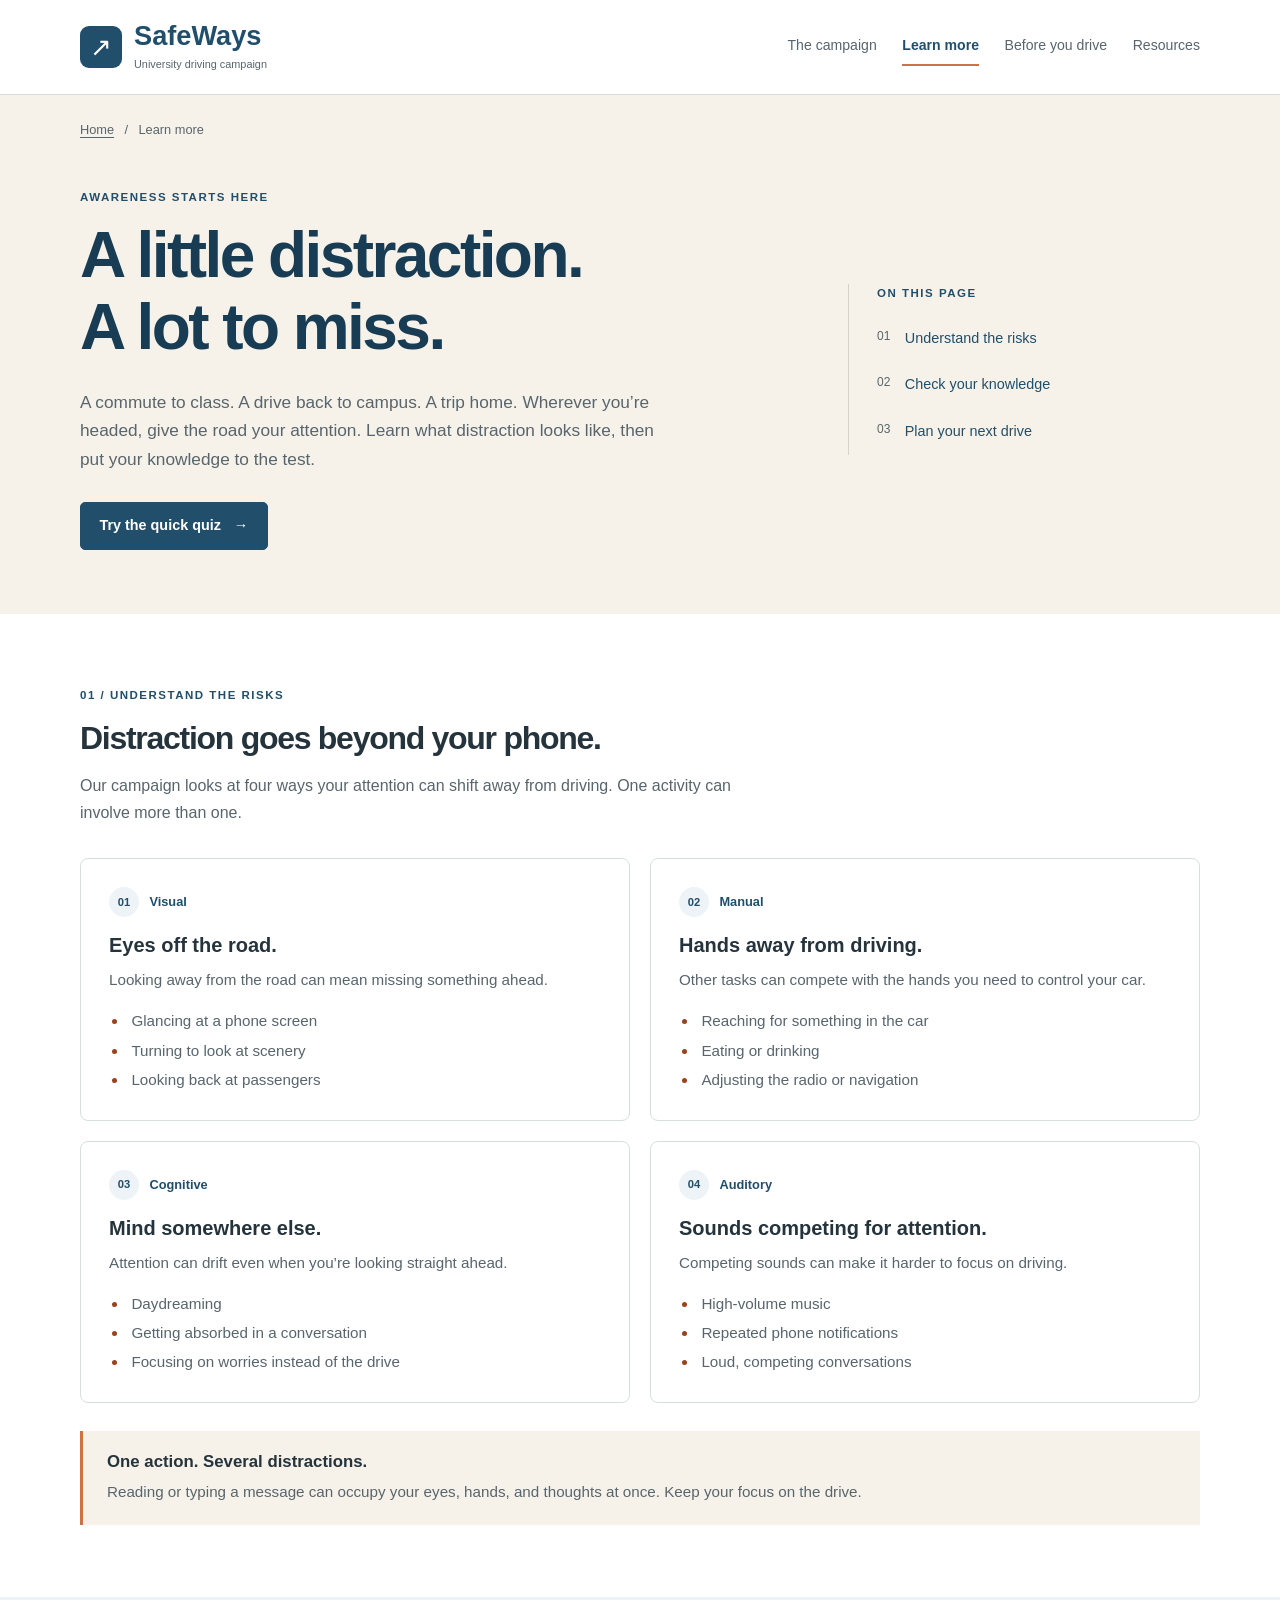
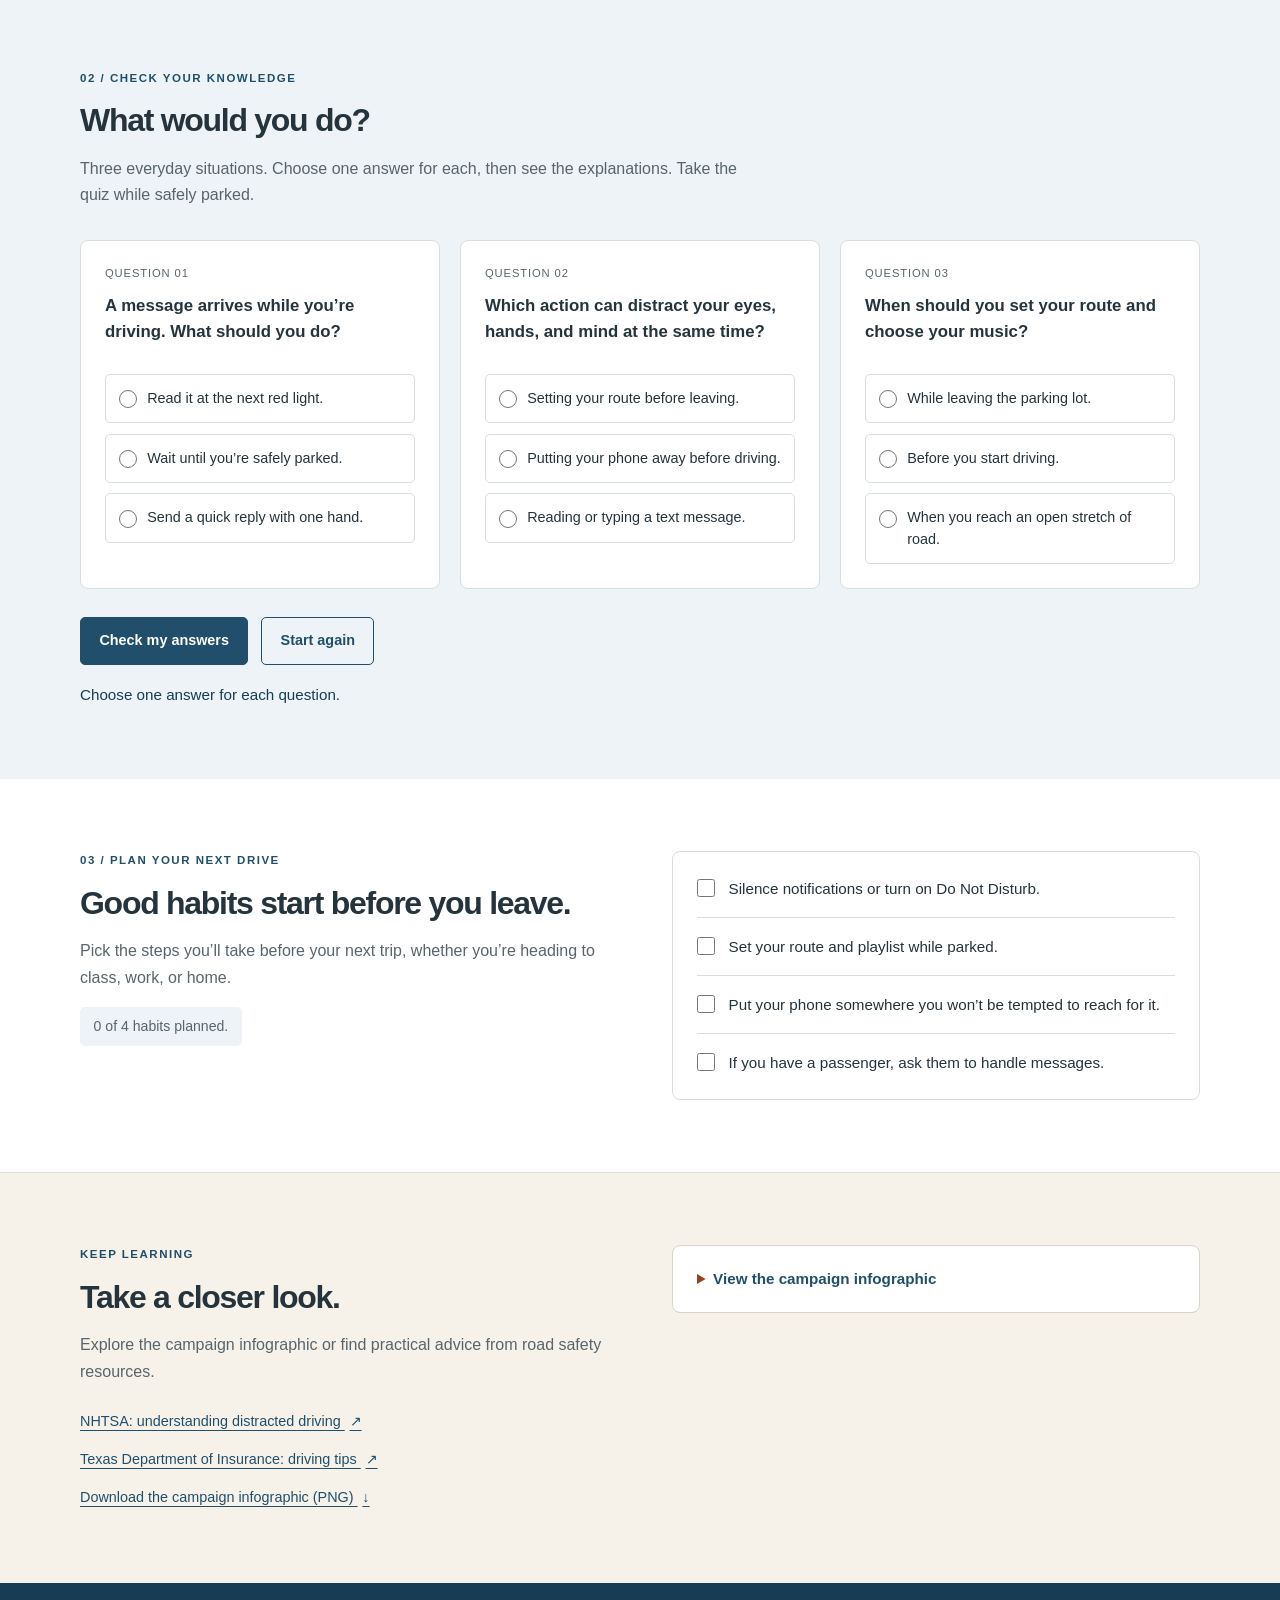
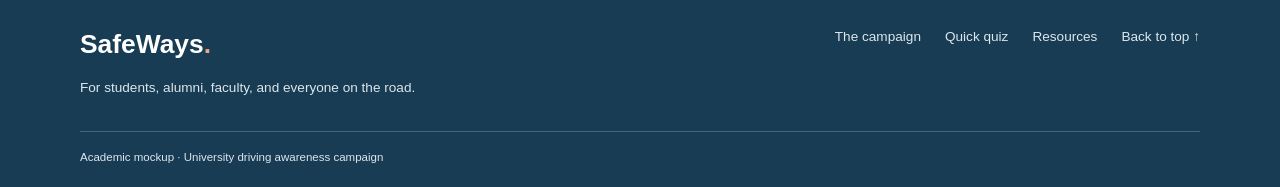
<file: index.html>
<!DOCTYPE html>
<html lang="en">
  <head>
    <meta charset="UTF-8" />
    <meta name="viewport" content="width=device-width, initial-scale=1.0" />
    <meta name="description" content="Learn about distracted driving, try the SafeWays quiz, and plan a more focused drive." />
    <title>Learn More | SafeWays</title>
    <link rel="stylesheet" href="styles.css" />
    <script src="script.js" defer></script>
  </head>

  <body id="top">
    <a class="skip-link" href="#main-content">Skip to content</a>

    <header class="site-header">
      <div class="container header-inner">
        <a class="brand" href="campaign.html" aria-label="SafeWays campaign home">
          <span class="brand-mark" aria-hidden="true">↗</span>
          <span>
            <span class="brand-name">SafeWays</span>
            <span class="brand-description">University driving campaign</span>
          </span>
        </a>
        <nav aria-label="Main navigation">
          <ul class="nav-links">
            <li><a href="campaign.html">The campaign</a></li>
            <li><a href="index.html" aria-current="page">Learn more</a></li>
            <li><a href="#drive-ready">Before you drive</a></li>
            <li><a href="#resources">Resources</a></li>
          </ul>
        </nav>
      </div>
    </header>

    <main id="main-content">
      <section class="hero" aria-labelledby="page-title">
        <div class="container">
          <nav class="breadcrumb" aria-label="Breadcrumb">
            <ol>
              <li><a href="campaign.html">Home</a></li>
              <li aria-hidden="true">/</li>
              <li aria-current="page">Learn more</li>
            </ol>
          </nav>

          <div class="hero-layout">
            <div>
              <p class="eyebrow">Awareness starts here</p>
              <h1 id="page-title">A little distraction.<br />A lot to miss.</h1>
              <p class="hero-description">
                A commute to class. A drive back to campus. A trip home.
                Wherever you’re headed, give the road your attention.
                Learn what distraction looks like, then put your knowledge to the test.
              </p>
              <a class="button" href="#quiz">Try the quick quiz <span aria-hidden="true">→</span></a>
            </div>
            <nav class="page-guide" aria-label="On this page">
              <p class="eyebrow">On this page</p>
              <a href="#distractions"><span>01</span> Understand the risks</a>
              <a href="#quiz"><span>02</span> Check your knowledge</a>
              <a href="#drive-ready"><span>03</span> Plan your next drive</a>
            </nav>
          </div>
        </div>
      </section>

      <section class="section" id="distractions" aria-labelledby="distractions-title">
        <div class="container">
          <div class="section-heading">
            <p class="eyebrow">01 / Understand the risks</p>
            <h2 id="distractions-title">Distraction goes beyond your phone.</h2>
            <p>Our campaign looks at four ways your attention can shift away from driving. One activity can involve more than one.</p>
          </div>

          <div class="distraction-grid">
            <article class="distraction-card">
              <p class="card-category"><span class="category-number" aria-hidden="true">01</span> Visual</p>
              <h3>Eyes off the road.</h3>
              <p>Looking away from the road can mean missing something ahead.</p>
              <ul>
                <li>Glancing at a phone screen</li>
                <li>Turning to look at scenery</li>
                <li>Looking back at passengers</li>
              </ul>
            </article>

            <article class="distraction-card">
              <p class="card-category"><span class="category-number" aria-hidden="true">02</span> Manual</p>
              <h3>Hands away from driving.</h3>
              <p>Other tasks can compete with the hands you need to control your car.</p>
              <ul>
                <li>Reaching for something in the car</li>
                <li>Eating or drinking</li>
                <li>Adjusting the radio or navigation</li>
              </ul>
            </article>

            <article class="distraction-card">
              <p class="card-category"><span class="category-number" aria-hidden="true">03</span> Cognitive</p>
              <h3>Mind somewhere else.</h3>
              <p>Attention can drift even when you’re looking straight ahead.</p>
              <ul>
                <li>Daydreaming</li>
                <li>Getting absorbed in a conversation</li>
                <li>Focusing on worries instead of the drive</li>
              </ul>
            </article>

            <article class="distraction-card">
              <p class="card-category"><span class="category-number" aria-hidden="true">04</span> Auditory</p>
              <h3>Sounds competing for attention.</h3>
              <p>Competing sounds can make it harder to focus on driving.</p>
              <ul>
                <li>High-volume music</li>
                <li>Repeated phone notifications</li>
                <li>Loud, competing conversations</li>
              </ul>
            </article>
          </div>

          <aside class="attention-note" aria-labelledby="attention-title">
            <h3 id="attention-title">One action. Several distractions.</h3>
            <p>Reading or typing a message can occupy your eyes, hands, and thoughts at once. Keep your focus on the drive.</p>
          </aside>
        </div>
      </section>

      <section class="section quiz-section" id="quiz" aria-labelledby="quiz-title">
        <div class="container">
          <div class="section-heading">
            <p class="eyebrow">02 / Check your knowledge</p>
            <h2 id="quiz-title">What would you do?</h2>
            <p>Three everyday situations. Choose one answer for each, then see the explanations. Take the quiz while safely parked.</p>
          </div>

          <form id="quiz-form" novalidate>
            <div class="quiz-grid">
              <div class="quiz-card" data-answer="parked" data-explanation="Wait until you have parked in a safe place before reading or replying to a message.">
                <fieldset aria-describedby="feedback-1">
                  <legend><span class="question-number">Question 01</span>A message arrives while you’re driving. What should you do?</legend>
                  <label class="answer"><input type="radio" name="question-1" value="red-light" /><span>Read it at the next red light.</span></label>
                  <label class="answer"><input type="radio" name="question-1" value="parked" /><span>Wait until you’re safely parked.</span></label>
                  <label class="answer"><input type="radio" name="question-1" value="reply" /><span>Send a quick reply with one hand.</span></label>
                </fieldset>
                <p class="feedback" id="feedback-1"></p>
              </div>

              <div class="quiz-card" data-answer="texting" data-explanation="Texting can divert your eyes, occupy your hands, and shift your thoughts away from driving.">
                <fieldset aria-describedby="feedback-2">
                  <legend><span class="question-number">Question 02</span>Which action can distract your eyes, hands, and mind at the same time?</legend>
                  <label class="answer"><input type="radio" name="question-2" value="route" /><span>Setting your route before leaving.</span></label>
                  <label class="answer"><input type="radio" name="question-2" value="phone-away" /><span>Putting your phone away before driving.</span></label>
                  <label class="answer"><input type="radio" name="question-2" value="texting" /><span>Reading or typing a text message.</span></label>
                </fieldset>
                <p class="feedback" id="feedback-2"></p>
              </div>

              <div class="quiz-card" data-answer="before" data-explanation="Choose your route and playlist while parked, so your controls are ready before the trip begins.">
                <fieldset aria-describedby="feedback-3">
                  <legend><span class="question-number">Question 03</span>When should you set your route and choose your music?</legend>
                  <label class="answer"><input type="radio" name="question-3" value="leaving" /><span>While leaving the parking lot.</span></label>
                  <label class="answer"><input type="radio" name="question-3" value="before" /><span>Before you start driving.</span></label>
                  <label class="answer"><input type="radio" name="question-3" value="open-road" /><span>When you reach an open stretch of road.</span></label>
                </fieldset>
                <p class="feedback" id="feedback-3"></p>
              </div>
            </div>

            <div class="quiz-actions" id="quiz-actions" hidden>
              <button class="button" type="submit">Check my answers</button>
              <button class="button button-secondary" type="reset">Start again</button>
              <p class="quiz-result" id="quiz-result" role="status">Choose one answer for each question.</p>
            </div>
            <noscript>
              <p class="no-script-note">Turn on JavaScript to check your answers, or open the answer key below.</p>
              <details class="answer-key">
                <summary>Read the answer key</summary>
                <ol>
                  <li>Wait until you’re safely parked before reading or replying.</li>
                  <li>Reading or typing a text message can distract your eyes, hands, and mind.</li>
                  <li>Set your route and music before you start driving.</li>
                </ol>
              </details>
            </noscript>
          </form>
        </div>
      </section>

      <section class="section" id="drive-ready" aria-labelledby="drive-ready-title">
        <div class="container checklist-layout">
          <div class="section-heading">
            <p class="eyebrow">03 / Plan your next drive</p>
            <h2 id="drive-ready-title">Good habits start before you leave.</h2>
            <p>Pick the steps you’ll take before your next trip, whether you’re heading to class, work, or home.</p>
            <p class="checklist-status" id="checklist-status" role="status" hidden>0 of 4 habits planned.</p>
          </div>
          <div class="drive-checklist" role="group" aria-labelledby="drive-ready-title">
            <label><input type="checkbox" name="driving-habits" value="notifications" /><span>Silence notifications or turn on Do Not Disturb.</span></label>
            <label><input type="checkbox" name="driving-habits" value="route" /><span>Set your route and playlist while parked.</span></label>
            <label><input type="checkbox" name="driving-habits" value="phone" /><span>Put your phone somewhere you won’t be tempted to reach for it.</span></label>
            <label><input type="checkbox" name="driving-habits" value="passenger" /><span>If you have a passenger, ask them to handle messages.</span></label>
          </div>
        </div>
      </section>

      <section class="section resources-section" id="resources" aria-labelledby="resources-title">
        <div class="container resources-layout">
          <div class="section-heading">
            <p class="eyebrow">Keep learning</p>
            <h2 id="resources-title">Take a closer look.</h2>
            <p>Explore the campaign infographic or find practical advice from road safety resources.</p>
            <ul class="resource-links">
              <li><a href="https://www.nhtsa.gov/risky-driving/distracted-driving">NHTSA: understanding distracted driving <span aria-hidden="true">↗</span></a></li>
              <li><a href="https://www.tdi.texas.gov/tips/safety/driving-distractions.html">Texas Department of Insurance: driving tips <span aria-hidden="true">↗</span></a></li>
              <li><a href="riskinfograph.png" download>Download the campaign infographic (PNG) <span aria-hidden="true">↓</span></a></li>
            </ul>
          </div>
          <details class="infographic">
            <summary>View the campaign infographic</summary>
            <figure>
              <img src="riskinfograph.png" width="800" height="2000" loading="lazy" alt="SafeWays infographic describing cognitive, visual, manual, and auditory distractions. These categories are also explained above." />
              <figcaption>The campaign’s four ways of thinking about distraction.</figcaption>
            </figure>
          </details>
        </div>
      </section>
    </main>

    <footer class="site-footer">
      <div class="container footer-main">
        <div>
          <a class="footer-brand" href="campaign.html">SafeWays<span aria-hidden="true">.</span></a>
          <p>For students, alumni, faculty, and everyone on the road.</p>
        </div>
        <nav aria-label="Footer navigation">
          <ul class="footer-links">
            <li><a href="campaign.html">The campaign</a></li>
            <li><a href="#quiz">Quick quiz</a></li>
            <li><a href="#resources">Resources</a></li>
            <li><a href="#top">Back to top ↑</a></li>
          </ul>
        </nav>
      </div>
      <div class="container footer-note">Academic mockup · University driving awareness campaign</div>
    </footer>
  </body>
</html>
</file>
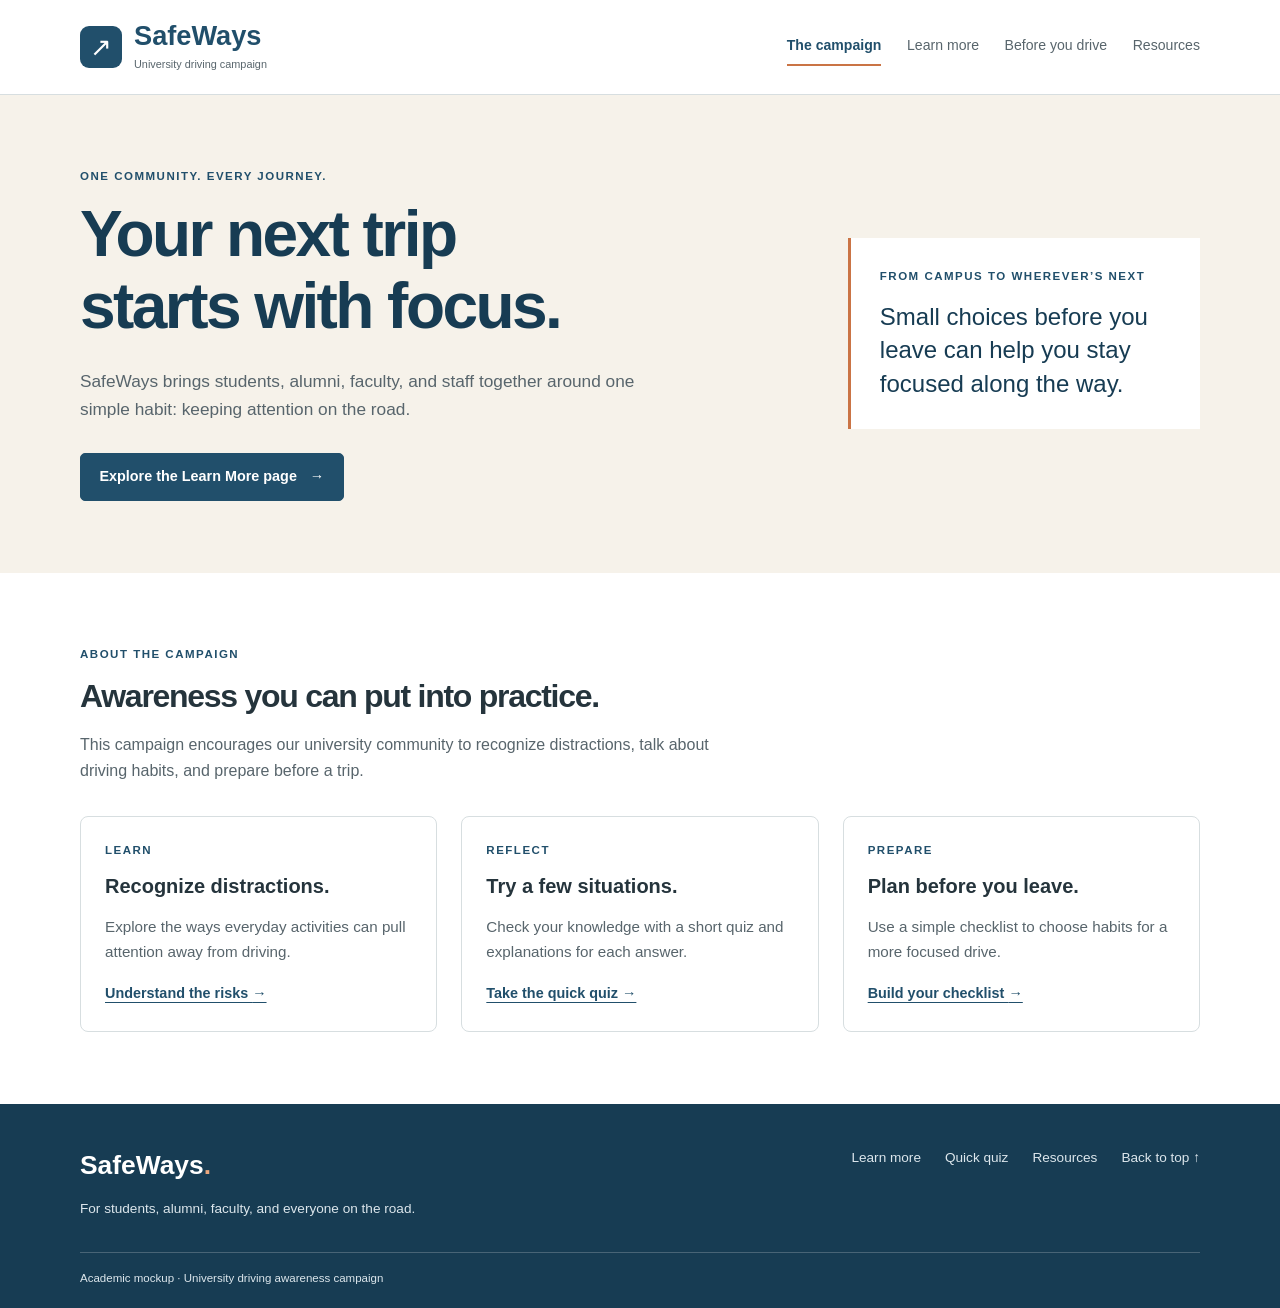
<file: campaign.html>
<!DOCTYPE html>
<html lang="en">
  <head>
    <meta charset="UTF-8" />
    <meta name="viewport" content="width=device-width, initial-scale=1.0" />
    <meta name="description" content="SafeWays is a mock university campaign encouraging students, alumni, and faculty to give driving their full attention." />
    <title>The Campaign | SafeWays</title>
    <link rel="stylesheet" href="styles.css" />
  </head>
  <body id="top">
    <a class="skip-link" href="#main-content">Skip to content</a>
    <header class="site-header">
      <div class="container header-inner">
        <a class="brand" href="campaign.html" aria-label="SafeWays campaign home">
          <span class="brand-mark" aria-hidden="true">↗</span>
          <span>
            <span class="brand-name">SafeWays</span>
            <span class="brand-description">University driving campaign</span>
          </span>
        </a>
        <nav aria-label="Main navigation">
          <ul class="nav-links">
            <li><a href="campaign.html" aria-current="page">The campaign</a></li>
            <li><a href="index.html">Learn more</a></li>
            <li><a href="index.html#drive-ready">Before you drive</a></li>
            <li><a href="index.html#resources">Resources</a></li>
          </ul>
        </nav>
      </div>
    </header>

    <main id="main-content">
      <section class="hero campaign-hero" aria-labelledby="page-title">
        <div class="container hero-layout">
          <div>
            <p class="eyebrow">One community. Every journey.</p>
            <h1 id="page-title">Your next trip<br />starts with focus.</h1>
            <p class="hero-description">SafeWays brings students, alumni, faculty, and staff together around one simple habit: keeping attention on the road.</p>
            <a class="button" href="index.html">Explore the Learn More page <span aria-hidden="true">→</span></a>
          </div>
          <aside class="campaign-message">
            <p class="eyebrow">From campus to wherever’s next</p>
            <p>Small choices before you leave can help you stay focused along the way.</p>
          </aside>
        </div>
      </section>

      <section class="section" aria-labelledby="campaign-title">
        <div class="container">
          <div class="section-heading">
            <p class="eyebrow">About the campaign</p>
            <h2 id="campaign-title">Awareness you can put into practice.</h2>
            <p>This campaign encourages our university community to recognize distractions, talk about driving habits, and prepare before a trip.</p>
          </div>
          <div class="campaign-grid">
            <article class="campaign-card">
              <p class="eyebrow">Learn</p>
              <h3>Recognize distractions.</h3>
              <p>Explore the ways everyday activities can pull attention away from driving.</p>
              <a href="index.html#distractions">Understand the risks <span aria-hidden="true">→</span></a>
            </article>
            <article class="campaign-card">
              <p class="eyebrow">Reflect</p>
              <h3>Try a few situations.</h3>
              <p>Check your knowledge with a short quiz and explanations for each answer.</p>
              <a href="index.html#quiz">Take the quick quiz <span aria-hidden="true">→</span></a>
            </article>
            <article class="campaign-card">
              <p class="eyebrow">Prepare</p>
              <h3>Plan before you leave.</h3>
              <p>Use a simple checklist to choose habits for a more focused drive.</p>
              <a href="index.html#drive-ready">Build your checklist <span aria-hidden="true">→</span></a>
            </article>
          </div>
        </div>
      </section>
    </main>

    <footer class="site-footer">
      <div class="container footer-main">
        <div>
          <a class="footer-brand" href="campaign.html">SafeWays<span aria-hidden="true">.</span></a>
          <p>For students, alumni, faculty, and everyone on the road.</p>
        </div>
        <nav aria-label="Footer navigation">
          <ul class="footer-links">
            <li><a href="index.html">Learn more</a></li>
            <li><a href="index.html#quiz">Quick quiz</a></li>
            <li><a href="index.html#resources">Resources</a></li>
            <li><a href="#top">Back to top ↑</a></li>
          </ul>
        </nav>
      </div>
      <div class="container footer-note">Academic mockup · University driving awareness campaign</div>
    </footer>
  </body>
</html>
</file>
<file: styles.css>
/* Shared colors and the basic page layout. */
:root {
  --font-sans: "Helvetica Neue", Helvetica, Arial, sans-serif;
  --blue: #214f6b;
  --blue-dark: #173c53;
  --orange: #ca7445;
  --orange-dark: #97431e;
  --beige: #f6f2ea;
  --pale-blue: #edf3f6;
  --white: #ffffff;
  --text: #25343c;
  --muted: #58656c;
  --line: #d7dee0;
}

* {
  box-sizing: border-box;
}

body {
  margin: 0;
  color: var(--text);
  background: var(--white);
  font-family: var(--font-sans);
  font-size: 1rem;
  line-height: 1.65;
}

h1, h2, h3, p, figure {
  margin: 0;
}
h1, h2, h3 {
  line-height: 1.2;
}
h2 {
  font-size: 2rem;
  letter-spacing: -0.04em;
}
h3 {
  font-size: 1.25rem;
}
a {
  color: var(--blue);
  text-underline-offset: 0.25em;
}
a:hover {
  color: var(--blue-dark);
}
button, input {
  font: inherit;
}
button, summary {
  cursor: pointer;
}
input {
  accent-color: var(--blue);
}
[hidden] {
  display: none !important;
}
:focus-visible {
  outline: 3px solid var(--orange-dark);
  outline-offset: 4px;
}
section[id], main[id] {
  scroll-margin-top: 1.5rem;
}

.container {
  width: min(1120px, 100% - 3rem);
  margin: 0 auto;
}
.section {
  padding: 4.5rem 0;
}
.section-heading {
  max-width: 680px;
  margin-bottom: 2rem;
}
.section-heading > p:not(.eyebrow) {
  margin-top: 1rem;
  color: var(--muted);
}
.eyebrow {
  margin-bottom: 0.85rem;
  color: var(--blue);
  font-size: 0.72rem;
  font-weight: 700;
  letter-spacing: 0.13em;
  text-transform: uppercase;
}

/* Header, working navigation, and a keyboard skip link. */
.skip-link {
  position: absolute;
  top: 0.75rem;
  left: 0.75rem;
  z-index: 10;
  padding: 0.65rem 1rem;
  color: var(--white);
  background: var(--blue);
  transform: translateY(-200%);
}
.skip-link:focus {
  transform: translateY(0);
  color: var(--white);
}
.site-header {
  border-bottom: 1px solid var(--line);
}
.header-inner {
  display: flex;
  align-items: center;
  justify-content: space-between;
  gap: 2rem;
  padding: 1.25rem 0;
}
.brand {
  display: flex;
  align-items: center;
  gap: 0.75rem;
  text-decoration: none;
}
.brand-mark {
  display: grid;
  place-items: center;
  flex-shrink: 0;
  width: 42px;
  height: 42px;
  border-radius: 9px;
  color: var(--white);
  background: var(--blue);
  font-size: 1.65rem;
}
.brand-name {
  display: block;
  font-family: var(--font-sans);
  font-size: 1.7rem;
  font-weight: 700;
  line-height: 1.2;
}
.brand-description {
  display: block;
  margin-top: 0.2rem;
  color: var(--muted);
  font-size: 0.68rem;
}
.nav-links, .footer-links, .breadcrumb ol {
  display: flex;
  flex-wrap: wrap;
  gap: 1.6rem;
  margin: 0;
  padding: 0;
  list-style: none;
}
.nav-links a {
  display: inline-block;
  padding: 0.4rem 0;
  color: var(--muted);
  font-size: 0.88rem;
  text-decoration: none;
}
.nav-links a:hover {
  color: var(--blue);
}
.nav-links a[aria-current="page"] {
  border-bottom: 2px solid var(--orange);
  color: var(--blue);
  font-weight: 700;
}

/* The breadcrumb and page guide identify this as the Learn More page. */
.hero {
  padding: 1.5rem 0 4rem;
  background: var(--beige);
}
.breadcrumb {
  margin-bottom: 3rem;
  color: var(--muted);
  font-size: 0.8rem;
}
.breadcrumb ol {
  gap: 0.65rem;
}
.breadcrumb a {
  color: var(--muted);
}
.hero-layout {
  display: grid;
  grid-template-columns: minmax(0, 2fr) minmax(0, 1fr);
  align-items: center;
  gap: 4rem;
}
.hero h1 {
  max-width: 700px;
  color: var(--blue-dark);
  font-family: var(--font-sans);
  font-size: clamp(2.65rem, 5vw, 4.2rem);
  font-weight: 700;
  line-height: 1.12;
  letter-spacing: -0.04em;
}
.hero-description {
  max-width: 600px;
  margin: 1.5rem 0 1.8rem;
  color: var(--muted);
  font-size: 1.08rem;
}
.button {
  display: inline-flex;
  align-items: center;
  justify-content: center;
  gap: 0.8rem;
  min-height: 46px;
  padding: 0.7rem 1.15rem;
  border: 1px solid var(--blue);
  border-radius: 5px;
  color: var(--white);
  background: var(--blue);
  font-size: 0.9rem;
  font-weight: 700;
  text-align: center;
  text-decoration: none;
}
.button:hover {
  border-color: var(--blue-dark);
  color: var(--white);
  background: var(--blue-dark);
}
.button-secondary {
  color: var(--blue);
  background: transparent;
}
.button-secondary:hover {
  color: var(--blue);
  background: var(--white);
}
.page-guide {
  border-left: 1px solid #d8d2c7;
  padding-left: 1.75rem;
}
.page-guide a {
  display: flex;
  gap: 0.9rem;
  padding: 0.7rem 0;
  font-size: 0.9rem;
  text-decoration: none;
}
.page-guide a:hover {
  text-decoration: underline;
}
.page-guide a span {
  color: var(--muted);
  font-size: 0.75rem;
}

/* Distraction cards and a short takeaway. */
.distraction-grid {
  display: grid;
  grid-template-columns: repeat(2, minmax(0, 1fr));
  gap: 1.25rem;
}
.distraction-card {
  padding: 1.75rem;
  border: 1px solid var(--line);
  border-radius: 8px;
}
.card-category {
  display: flex;
  align-items: center;
  gap: 0.65rem;
  margin-bottom: 1rem;
  color: var(--blue);
  font-size: 0.8rem;
  font-weight: 700;
}
.category-number {
  display: grid;
  place-items: center;
  width: 30px;
  height: 30px;
  border-radius: 50%;
  background: var(--pale-blue);
  font-size: 0.7rem;
}
.distraction-card h3 {
  margin-bottom: 0.65rem;
}
.distraction-card > p:not(.card-category), .distraction-card ul {
  color: var(--muted);
  font-size: 0.95rem;
}
.distraction-card ul {
  margin: 1rem 0 0;
  padding-left: 1.2rem;
}
.distraction-card li {
  padding-left: 0.2rem;
  margin-top: 0.25rem;
}
.distraction-card li::marker {
  color: var(--orange-dark);
}
.attention-note {
  margin-top: 1.75rem;
  border-left: 3px solid var(--orange);
  padding: 1.3rem 1.5rem;
  background: var(--beige);
}
.attention-note h3 {
  margin-bottom: 0.4rem;
  font-size: 1.05rem;
}
.attention-note p {
  max-width: 800px;
  color: var(--muted);
  font-size: 0.95rem;
}

/* Native radio buttons keep the quiz usable with a keyboard. */
.quiz-section {
  background: var(--pale-blue);
}
.quiz-grid {
  display: grid;
  grid-template-columns: repeat(3, minmax(0, 1fr));
  gap: 1.25rem;
}
.quiz-card {
  padding: 1.5rem;
  border: 1px solid var(--line);
  border-radius: 8px;
  background: var(--white);
}
.quiz-card fieldset {
  min-inline-size: 0;
  margin: 0;
  padding: 0;
  border: 0;
}
.quiz-card legend {
  width: 100%;
  margin-bottom: 1.25rem;
  padding: 0;
  font-size: 1.05rem;
  font-weight: 700;
  line-height: 1.5;
}
.question-number {
  display: block;
  margin-bottom: 0.7rem;
  color: var(--muted);
  font-size: 0.7rem;
  font-weight: 400;
  letter-spacing: 0.08em;
  text-transform: uppercase;
}
.answer {
  display: flex;
  align-items: flex-start;
  gap: 0.65rem;
  margin-top: 0.65rem;
  padding: 0.8rem;
  border: 1px solid var(--line);
  border-radius: 5px;
  font-size: 0.9rem;
  line-height: 1.5;
  cursor: pointer;
}
.answer:hover {
  background: var(--pale-blue);
}
.answer input, .drive-checklist input {
  flex-shrink: 0;
  width: 18px;
  height: 18px;
  margin: 0.15rem 0 0;
}
.answer input:checked + span {
  color: var(--blue-dark);
  font-weight: 700;
}
.feedback {
  margin-top: 1rem;
  font-size: 0.9rem;
  line-height: 1.6;
}
.feedback:empty {
  display: none;
}
.quiz-card.is-correct {
  border-color: var(--blue);
}
.is-correct .feedback {
  color: var(--blue);
}
.quiz-card.needs-review {
  border-color: var(--orange-dark);
}
.needs-review .feedback {
  color: var(--orange-dark);
}
.quiz-actions {
  display: flex;
  align-items: center;
  flex-wrap: wrap;
  gap: 0.8rem;
  margin-top: 1.75rem;
}
.quiz-result {
  flex-basis: 100%;
  margin-top: 0.25rem;
  color: var(--blue-dark);
  font-size: 0.95rem;
}
.no-script-note, .answer-key {
  margin-top: 1.5rem;
}
.answer-key summary {
  color: var(--blue);
  font-weight: 700;
}

/* A small interactive checklist, followed by useful resources. */
.checklist-layout, .resources-layout {
  display: grid;
  grid-template-columns: repeat(2, minmax(0, 1fr));
  align-items: start;
  gap: 4rem;
}
.checklist-layout .section-heading, .resources-layout .section-heading {
  margin-bottom: 0;
}
.section-heading > .checklist-status {
  display: inline-block;
  padding: 0.5rem 0.85rem;
  border-radius: 5px;
  color: var(--blue);
  background: var(--pale-blue);
  font-size: 0.88rem;
}
.drive-checklist {
  padding: 0.5rem 1.5rem;
  border: 1px solid var(--line);
  border-radius: 8px;
}
.drive-checklist label {
  display: flex;
  align-items: flex-start;
  gap: 0.85rem;
  padding: 1rem 0;
  font-size: 0.95rem;
  cursor: pointer;
}
.drive-checklist label + label {
  border-top: 1px solid var(--line);
}
.resources-section {
  border-top: 1px solid var(--line);
  background: var(--beige);
}
.resource-links {
  margin: 1.4rem 0 0;
  padding: 0;
  list-style: none;
}
.resource-links li + li {
  margin-top: 0.75rem;
}
.resource-links a {
  font-size: 0.9rem;
}
.resource-links a span {
  margin-left: 0.3rem;
}
.infographic {
  padding: 1.25rem 1.5rem;
  border: 1px solid #d8d2c7;
  border-radius: 8px;
  background: var(--white);
}
.infographic summary {
  color: var(--blue);
  font-size: 0.95rem;
  font-weight: 700;
}
.infographic summary::marker {
  color: var(--orange-dark);
}
.infographic figure {
  margin-top: 1.5rem;
}
.infographic img {
  display: block;
  width: 100%;
  height: auto;
}
.infographic figcaption {
  margin-top: 0.75rem;
  color: var(--muted);
  font-size: 0.8rem;
}

/* Shared footer and the small companion campaign page. */
.site-footer {
  color: var(--white);
  background: var(--blue-dark);
}
.footer-main {
  display: flex;
  justify-content: space-between;
  align-items: start;
  gap: 2rem;
  padding-top: 2.5rem;
  padding-bottom: 2rem;
}
.footer-brand {
  color: var(--white);
  font-family: var(--font-sans);
  font-size: 1.65rem;
  font-weight: 700;
  text-decoration: none;
}
.footer-brand span {
  color: #eca77d;
}
.footer-main p {
  max-width: 340px;
  margin-top: 0.65rem;
  color: #dce6ec;
  font-size: 0.85rem;
}
.footer-links {
  gap: 0.75rem 1.5rem;
}
.footer-links a {
  color: #dce6ec;
  font-size: 0.85rem;
  text-decoration: none;
}
.footer-links a:hover, .footer-brand:hover {
  color: var(--white);
  text-decoration: underline;
}
.site-footer :focus-visible {
  outline-color: #eca77d;
}
.footer-note {
  border-top: 1px solid #486476;
  padding-top: 1rem;
  padding-bottom: 1.25rem;
  color: #dce6ec;
  font-size: 0.72rem;
}
.campaign-hero {
  padding: 4.5rem 0;
}
.campaign-message {
  padding: 1.8rem;
  border-left: 3px solid var(--orange);
  background: var(--white);
}
.campaign-message > p:last-child {
  color: var(--blue-dark);
  font-family: var(--font-sans);
  font-size: 1.5rem;
  font-weight: 500;
  line-height: 1.4;
}
.campaign-grid {
  display: grid;
  grid-template-columns: repeat(3, minmax(0, 1fr));
  gap: 1.5rem;
}
.campaign-card {
  padding: 1.5rem;
  border: 1px solid var(--line);
  border-radius: 8px;
}
.campaign-card > p:not(.eyebrow) {
  margin: 1rem 0;
  color: var(--muted);
  font-size: 0.95rem;
}
.campaign-card > a {
  font-size: 0.9rem;
  font-weight: 700;
}

/* Keep navigation visible and let the grids stack on smaller screens. */
@media (max-width: 960px) {
  .header-inner {
    flex-direction: column;
    align-items: flex-start;
    gap: 0.8rem;
  }
  .hero-layout, .checklist-layout, .resources-layout {
    gap: 2.5rem;
  }
  .quiz-grid {
    grid-template-columns: 1fr;
  }
  .quiz-card {
    padding: 1.5rem;
  }
  .footer-main {
    flex-direction: column;
  }
}

@media (max-width: 700px) {
  .container {
    width: calc(100% - 2rem);
  }
  .section {
    padding: 3rem 0;
  }
  h2 {
    font-size: 1.7rem;
  }
  .nav-links {
    gap: 0.35rem 1.2rem;
  }
  .hero {
    padding-bottom: 3rem;
  }
  .breadcrumb {
    margin-bottom: 2rem;
  }
  .hero-layout, .distraction-grid, .checklist-layout, .resources-layout, .campaign-grid {
    grid-template-columns: 1fr;
    gap: 1.5rem;
  }
  .hero-description {
    font-size: 1rem;
  }
  .page-guide {
    border-top: 1px solid #d8d2c7;
    border-left: 0;
    padding: 1.4rem 0 0;
  }
  .page-guide a {
    padding: 0.4rem 0;
  }
  .distraction-card {
    padding: 1.4rem;
  }
  .attention-note {
    padding: 1.2rem;
  }
  .drive-checklist, .infographic {
    padding-left: 1.1rem;
    padding-right: 1.1rem;
  }
  .campaign-hero {
    padding-top: 3rem;
  }
}
</file>
